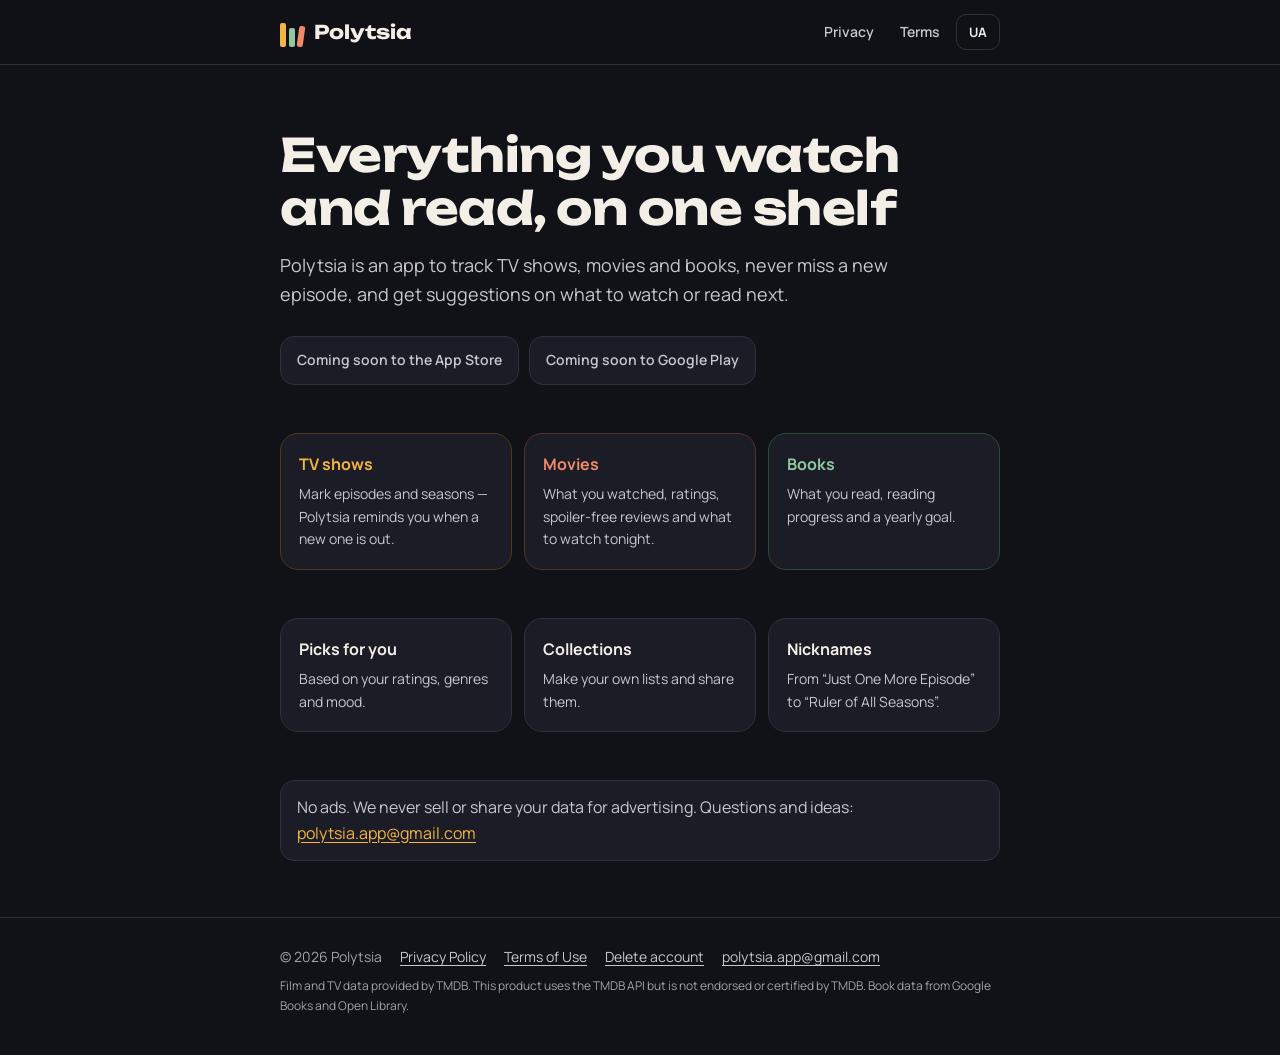
<file: index.html>
<!doctype html>
<html lang="uk" data-title-uk="Полиця — серіали, фільми й книги на одній полиці" data-title-en="Polytsia — TV shows, movies and books on one shelf">
<head>
<meta charset="utf-8">
<meta name="viewport" content="width=device-width, initial-scale=1">
<title>Полиця — серіали, фільми й книги на одній полиці</title>
<meta name="description" content="Відмічай серіали, фільми й книги, не пропускай нові серії й отримуй поради.">
<meta name="theme-color" content="#111218">
<link rel="icon" href="favicon.png">
<link rel="preconnect" href="https://fonts.googleapis.com">
<link rel="preconnect" href="https://fonts.gstatic.com" crossorigin>
<link href="https://fonts.googleapis.com/css2?family=Manrope:wght@400;600;700;800&family=Unbounded:wght@700&display=swap" rel="stylesheet">
<link rel="stylesheet" href="styles.css">
<script src="site.js"></script>
</head>
<body>
<header class="top"><div class="wrap">
  <a class="brand" href="index.html"><span class="logo" aria-hidden="true"><i></i><i></i><i></i></span><span class="uk">Полиця</span><span class="en">Polytsia</span></a>
  <nav class="links" aria-label="Menu">
    <a href="privacy.html"><span class="uk">Конфіденційність</span><span class="en">Privacy</span></a>
    <a href="terms.html" class="hide-sm"><span class="uk">Умови</span><span class="en">Terms</span></a>
    <button class="lang" id="lang" type="button">EN</button>
  </nav>
</div></header>
<main>
<section class="hero"><div class="wrap">
  <h1><span class="uk">Усе, що дивишся й читаєш — на одній полиці</span><span class="en">Everything you watch and read, on one shelf</span></h1>
  <p><span class="uk">Полиця — застосунок, щоб відмічати серіали, фільми й книги, не пропускати нові серії й отримувати поради, що подивитися чи почитати далі.</span><span class="en">Polytsia is an app to track TV shows, movies and books, never miss a new episode, and get suggestions on what to watch or read next.</span></p>
  <div class="badges">
    <span class="badge"><span class="uk">Скоро в App Store</span><span class="en">Coming soon to the App Store</span></span>
    <span class="badge"><span class="uk">Скоро в Google Play</span><span class="en">Coming soon to Google Play</span></span>
  </div>
</div></section>
<section><div class="wrap">
  <div class="cards">
    <div class="card s"><h3><span class="uk">Серіали</span><span class="en">TV shows</span></h3><p><span class="uk">Позначай серії й сезони, а Полиця нагадає, коли вийде нова.</span><span class="en">Mark episodes and seasons — Polytsia reminds you when a new one is out.</span></p></div>
    <div class="card m"><h3><span class="uk">Фільми</span><span class="en">Movies</span></h3><p><span class="uk">Переглянуте, оцінки, відгуки без спойлерів і що подивитися ввечері.</span><span class="en">What you watched, ratings, spoiler-free reviews and what to watch tonight.</span></p></div>
    <div class="card b"><h3><span class="uk">Книги</span><span class="en">Books</span></h3><p><span class="uk">Прочитане, прогрес читання і ціль на рік.</span><span class="en">What you read, reading progress and a yearly goal.</span></p></div>
  </div>
  <div class="cards">
    <div class="card"><h3><span class="uk">Поради для тебе</span><span class="en">Picks for you</span></h3><p><span class="uk">За твоїми оцінками, жанрами й настроєм.</span><span class="en">Based on your ratings, genres and mood.</span></p></div>
    <div class="card"><h3><span class="uk">Підбірки</span><span class="en">Collections</span></h3><p><span class="uk">Збирай свої списки й ділися ними.</span><span class="en">Make your own lists and share them.</span></p></div>
    <div class="card"><h3><span class="uk">Прізвиська</span><span class="en">Nicknames</span></h3><p><span class="uk">Від «Ще одну серію» до «Володаря усіх сезонів».</span><span class="en">From “Just One More Episode” to “Ruler of All Seasons”.</span></p></div>
  </div>
  <p class="note"><span class="uk">Без реклами. Ми не продаємо й не передаємо твої дані для реклами. Питання й пропозиції: </span><span class="en">No ads. We never sell or share your data for advertising. Questions and ideas: </span><a href="mailto:polytsia.app@gmail.com">polytsia.app@gmail.com</a></p>
  <div style="height:40px"></div>
</div></section>

</main>
<footer><div class="wrap">
  <span>© 2026 <span class="uk">Полиця</span><span class="en">Polytsia</span></span>
  <a href="privacy.html"><span class="uk">Політика конфіденційності</span><span class="en">Privacy Policy</span></a>
  <a href="terms.html"><span class="uk">Умови використання</span><span class="en">Terms of Use</span></a>
  <a href="privacy.html#delete"><span class="uk">Видалити акаунт</span><span class="en">Delete account</span></a>
  <a href="mailto:polytsia.app@gmail.com">polytsia.app@gmail.com</a>
  <span class="tmdb"><span class="uk">Дані про фільми й серіали надає TMDB. Цей продукт використовує TMDB API, але не схвалений і не сертифікований TMDB. Дані про книги — Google Books і Open Library.</span><span class="en">Film and TV data provided by TMDB. This product uses the TMDB API but is not endorsed or certified by TMDB. Book data from Google Books and Open Library.</span></span>
</div></footer>
</body>
</html>
</file>
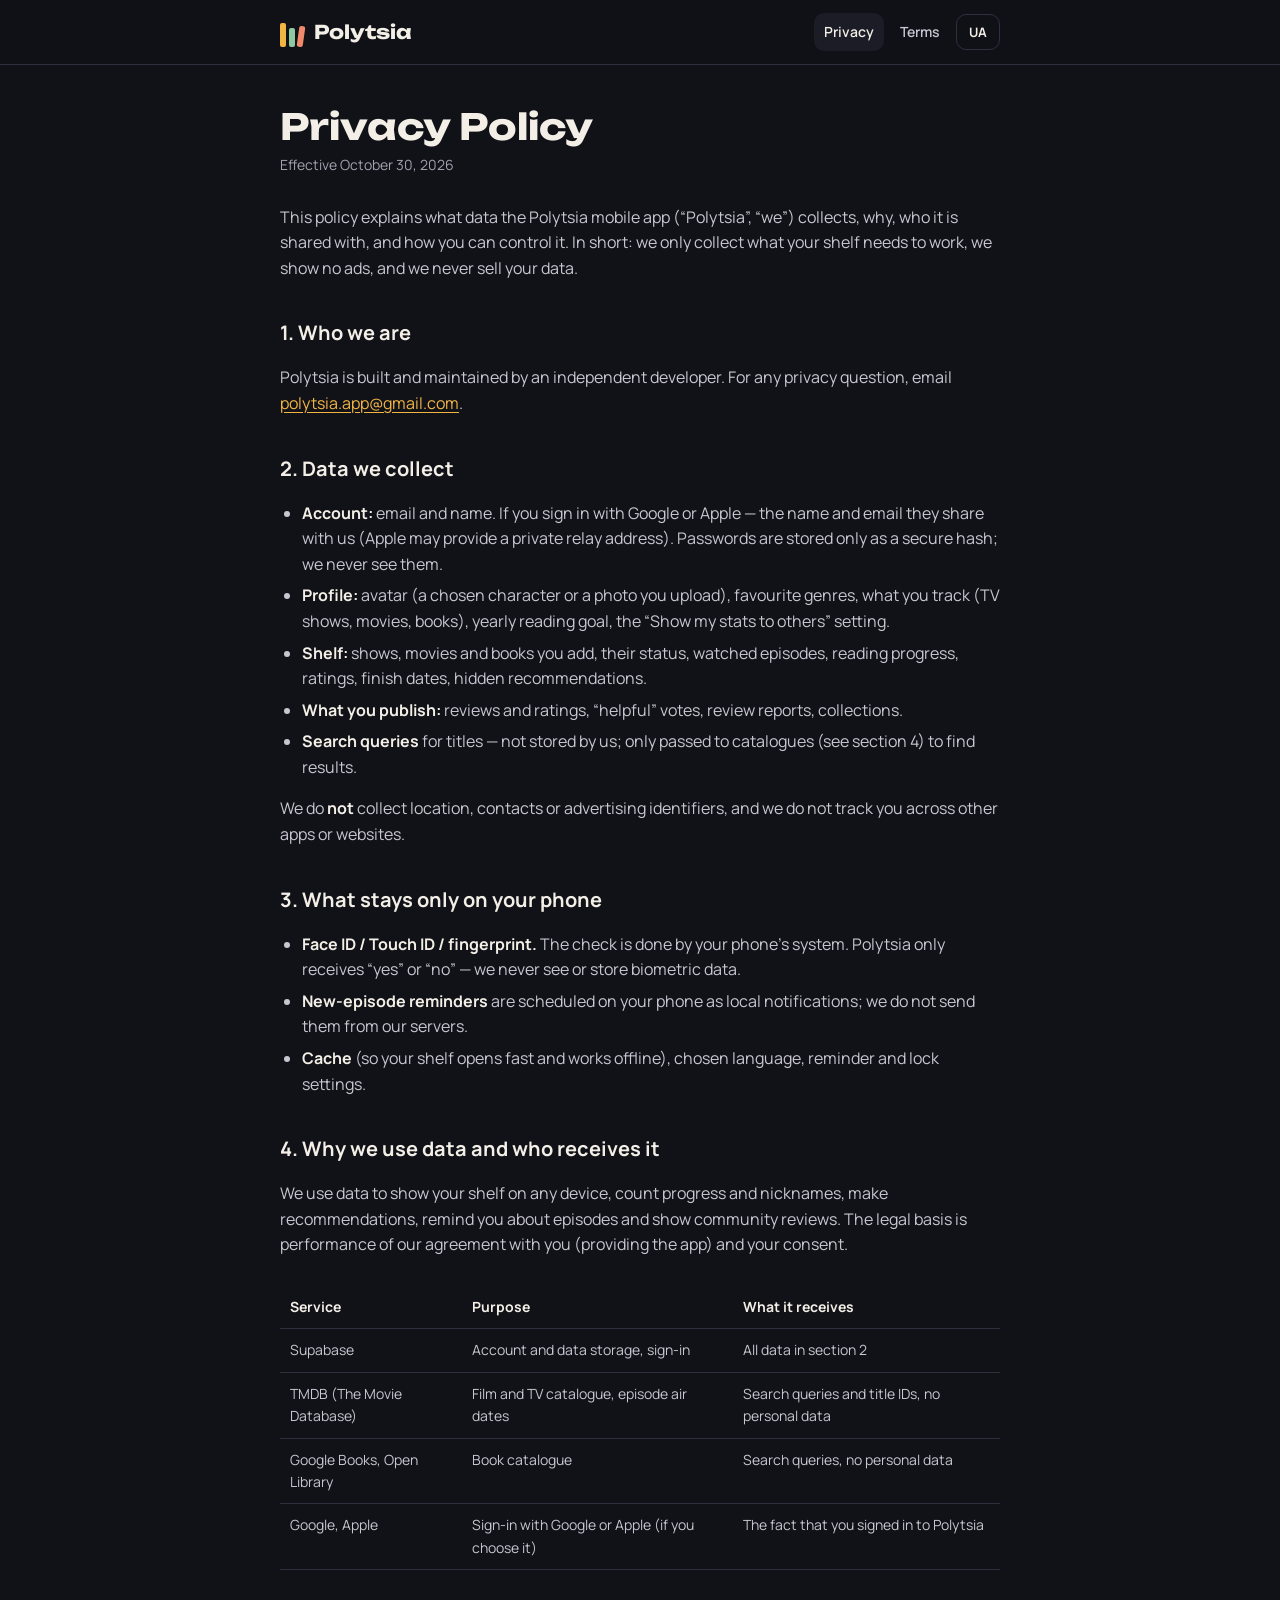
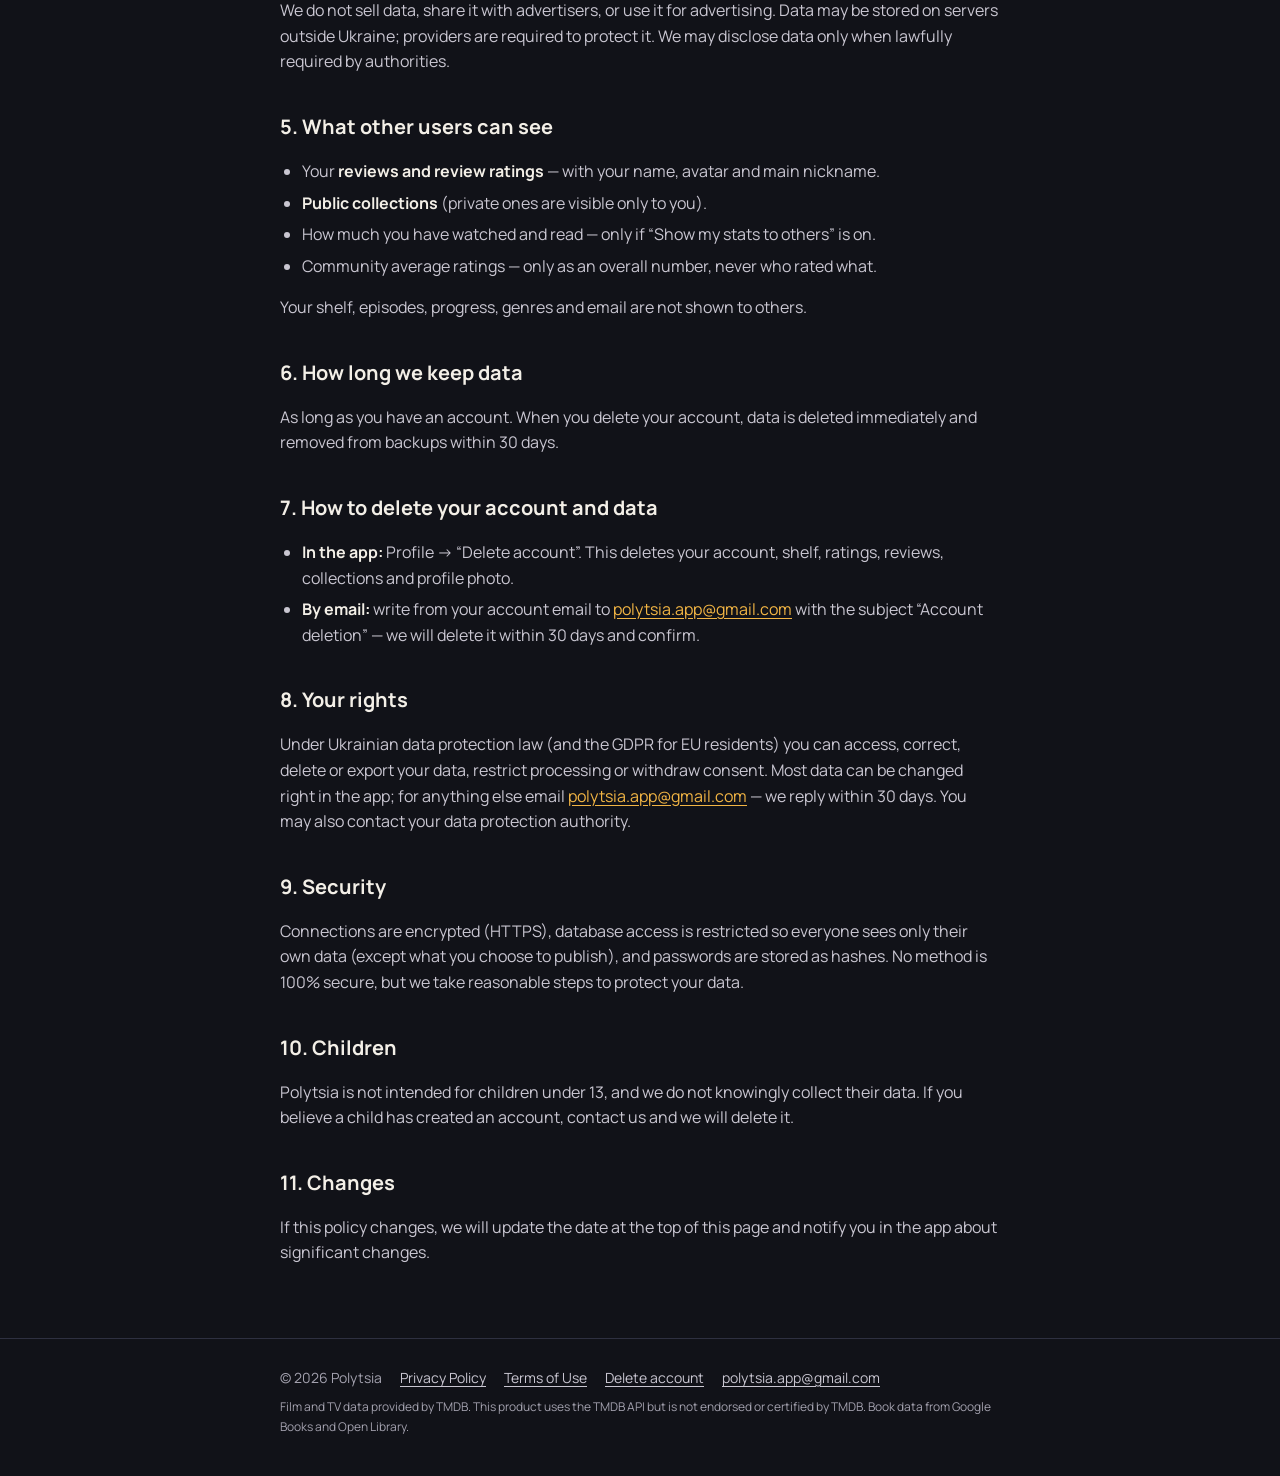
<file: privacy.html>
<!doctype html>
<html lang="uk" data-title-uk="Політика конфіденційності — Полиця" data-title-en="Privacy Policy — Polytsia">
<head>
<meta charset="utf-8">
<meta name="viewport" content="width=device-width, initial-scale=1">
<title>Політика конфіденційності — Полиця</title>
<meta name="description" content="Які дані збирає застосунок «Полиця» і як ними керувати.">
<meta name="theme-color" content="#111218">
<link rel="icon" href="favicon.png">
<link rel="preconnect" href="https://fonts.googleapis.com">
<link rel="preconnect" href="https://fonts.gstatic.com" crossorigin>
<link href="https://fonts.googleapis.com/css2?family=Manrope:wght@400;600;700;800&family=Unbounded:wght@700&display=swap" rel="stylesheet">
<link rel="stylesheet" href="styles.css">
<script src="site.js"></script>
</head>
<body>
<header class="top"><div class="wrap">
  <a class="brand" href="index.html"><span class="logo" aria-hidden="true"><i></i><i></i><i></i></span><span class="uk">Полиця</span><span class="en">Polytsia</span></a>
  <nav class="links" aria-label="Menu">
    <a href="privacy.html" aria-current="page"><span class="uk">Конфіденційність</span><span class="en">Privacy</span></a>
    <a href="terms.html" class="hide-sm"><span class="uk">Умови</span><span class="en">Terms</span></a>
    <button class="lang" id="lang" type="button">EN</button>
  </nav>
</div></header>
<main>
<article class="doc"><div class="wrap">
<div class="uk">
  <h1>Політика конфіденційності</h1>
  <p class="date">Чинна з 30 жовтня 2026 року</p>
  <p>Ця політика пояснює, які дані збирає мобільний застосунок «Полиця» (далі — «Полиця», «ми»), навіщо, кому вони передаються і як ти можеш ними керувати. Коротко: ми збираємо лише те, що потрібно для роботи твоєї полиці, не показуємо реклами й не продаємо дані.</p>

  <h2 id="who">1. Хто ми</h2>
  <p>«Полицю» створює й підтримує незалежний розробник. З будь-яких питань щодо даних пиши на <a href="mailto:polytsia.app@gmail.com">polytsia.app@gmail.com</a>.</p>

  <h2 id="data">2. Які дані ми збираємо</h2>
  <ul>
    <li><strong>Акаунт:</strong> електронна пошта та ім'я. Якщо входиш через Google чи Apple — ім'я та пошта, які вони нам передають (Apple може дати приховану адресу). Пароль зберігається лише у вигляді захищеного хешу — ми його не бачимо.</li>
    <li><strong>Профіль:</strong> аватар (обраний персонаж або фото, яке ти завантажуєш), улюблені жанри, що саме відстежуєш (серіали, фільми, книги), ціль читання на рік, налаштування «Показувати статистику іншим».</li>
    <li><strong>Полиця:</strong> додані серіали, фільми й книги, їхній статус, переглянуті серії, прогрес читання, оцінки, дати перегляду чи прочитання, приховані рекомендації.</li>
    <li><strong>Те, що ти публікуєш:</strong> відгуки й оцінки, позначки «корисно», скарги на відгуки, підбірки.</li>
    <li><strong>Пошукові запити</strong> назв фільмів, серіалів і книг — їх ми не зберігаємо, а лише передаємо каталогам (див. розділ 4), щоб знайти результати.</li>
  </ul>
  <p>Ми <strong>не</strong> збираємо геолокацію, контакти, рекламні ідентифікатори й не відстежуємо тебе в інших застосунках чи на сайтах.</p>

  <h2 id="device">3. Що лишається лише на твоєму телефоні</h2>
  <ul>
    <li><strong>Face ID / Touch ID / відбиток.</strong> Перевірку робить сама система телефону. «Полиця» отримує тільки відповідь «так» чи «ні» — жодних біометричних даних ми не бачимо й не зберігаємо.</li>
    <li><strong>Нагадування про нові серії</strong> плануються на телефоні як локальні сповіщення — ми не надсилаємо їх зі своїх серверів.</li>
    <li><strong>Кеш</strong> (щоб полиця відкривалася швидко й працювала без інтернету), вибрана мова, налаштування нагадувань і блокування.</li>
  </ul>

  <h2 id="why">4. Навіщо ці дані й кому вони передаються</h2>
  <p>Дані потрібні, щоб показувати твою полицю на будь-якому пристрої, рахувати прогрес і прізвиська, робити рекомендації, нагадувати про серії й показувати відгуки спільноти. Правова підстава — виконання угоди з тобою (надання застосунку) та твоя згода.</p>
  <p>Ми користуємося такими сервісами:</p>
  <div class="tablewrap"><table>
    <tr><th>Сервіс</th><th>Навіщо</th><th>Що отримує</th></tr>
    <tr><td>Supabase</td><td>Зберігання акаунта й даних, вхід</td><td>Усі дані з розділу 2</td></tr>
    <tr><td>TMDB (The Movie Database)</td><td>Каталог фільмів і серіалів, дати виходу серій</td><td>Пошукові запити й ідентифікатори тайтлів, без твоїх особистих даних</td></tr>
    <tr><td>Google Books, Open Library</td><td>Каталог книг</td><td>Пошукові запити, без твоїх особистих даних</td></tr>
    <tr><td>Google, Apple</td><td>Вхід через акаунт Google чи Apple (якщо обираєш)</td><td>Факт входу в «Полицю»</td></tr>
  </table></div>
  <p>Ми не продаємо дані, не передаємо їх рекламодавцям і не використовуємо для реклами. Дані можуть зберігатися на серверах за межами України; постачальники зобов'язані їх захищати. Ми можемо розкрити дані лише на законну вимогу державних органів.</p>

  <h2 id="public">5. Що бачать інші користувачі</h2>
  <ul>
    <li>Твої <strong>відгуки й оцінки</strong> до відгуків — разом з ім'ям, аватаром і головним прізвиськом.</li>
    <li><strong>Публічні підбірки</strong> (приватні бачиш лише ти).</li>
    <li>Кількість переглянутого й прочитаного — лише якщо увімкнено «Показувати статистику іншим».</li>
    <li>Середні оцінки спільноти — лише як загальна цифра, без того, хто що поставив.</li>
  </ul>
  <p>Твоя полиця, серії, прогрес, жанри й пошта іншим не показуються.</p>

  <h2 id="keep">6. Скільки ми зберігаємо дані</h2>
  <p>Поки в тебе є акаунт. Після видалення акаунта дані видаляються одразу, а з резервних копій — протягом 30 днів.</p>

  <h2 id="delete">7. Як видалити акаунт і дані</h2>
  <ul>
    <li><strong>У застосунку:</strong> Профіль → «Видалити акаунт». Видаляються акаунт, полиця, оцінки, відгуки, підбірки й фото профілю.</li>
    <li><strong>Листом:</strong> напиши з пошти акаунта на <a href="mailto:polytsia.app@gmail.com?subject=Видалення%20акаунта">polytsia.app@gmail.com</a> з темою «Видалення акаунта» — видалимо протягом 30 днів і повідомимо.</li>
  </ul>

  <h2 id="rights">8. Твої права</h2>
  <p>Відповідно до Закону України «Про захист персональних даних» (а для мешканців ЄС — GDPR) ти можеш дізнатися, які дані ми маємо, виправити їх, видалити, отримати копію, обмежити обробку чи відкликати згоду. Більшість даних можна змінити прямо в застосунку; з іншим — пиши на <a href="mailto:polytsia.app@gmail.com">polytsia.app@gmail.com</a>, відповімо протягом 30 днів. Також ти можеш звернутися до Уповноваженого Верховної Ради України з прав людини.</p>

  <h2 id="security">9. Безпека</h2>
  <p>З'єднання шифруються (HTTPS), доступ до даних у базі обмежено так, що кожен бачить лише своє (окрім того, що ти сам публікуєш), пароль зберігається як хеш. Жоден спосіб не дає 100% гарантії, але ми робимо все розумне, щоб захистити дані.</p>

  <h2 id="kids">10. Діти</h2>
  <p>«Полиця» не призначена для дітей молодших 13 років, і ми свідомо не збираємо їхніх даних. Якщо вважаєш, що дитина створила акаунт, напиши нам — ми його видалимо.</p>

  <h2 id="changes">11. Зміни</h2>
  <p>Якщо політика зміниться, ми оновимо дату вгорі цієї сторінки, а про суттєві зміни повідомимо в застосунку.</p>
</div>

<div class="en">
  <h1>Privacy Policy</h1>
  <p class="date">Effective October 30, 2026</p>
  <p>This policy explains what data the Polytsia mobile app (“Polytsia”, “we”) collects, why, who it is shared with, and how you can control it. In short: we only collect what your shelf needs to work, we show no ads, and we never sell your data.</p>

  <h2 id="who-en">1. Who we are</h2>
  <p>Polytsia is built and maintained by an independent developer. For any privacy question, email <a href="mailto:polytsia.app@gmail.com">polytsia.app@gmail.com</a>.</p>

  <h2 id="data-en">2. Data we collect</h2>
  <ul>
    <li><strong>Account:</strong> email and name. If you sign in with Google or Apple — the name and email they share with us (Apple may provide a private relay address). Passwords are stored only as a secure hash; we never see them.</li>
    <li><strong>Profile:</strong> avatar (a chosen character or a photo you upload), favourite genres, what you track (TV shows, movies, books), yearly reading goal, the “Show my stats to others” setting.</li>
    <li><strong>Shelf:</strong> shows, movies and books you add, their status, watched episodes, reading progress, ratings, finish dates, hidden recommendations.</li>
    <li><strong>What you publish:</strong> reviews and ratings, “helpful” votes, review reports, collections.</li>
    <li><strong>Search queries</strong> for titles — not stored by us; only passed to catalogues (see section 4) to find results.</li>
  </ul>
  <p>We do <strong>not</strong> collect location, contacts or advertising identifiers, and we do not track you across other apps or websites.</p>

  <h2 id="device-en">3. What stays only on your phone</h2>
  <ul>
    <li><strong>Face ID / Touch ID / fingerprint.</strong> The check is done by your phone’s system. Polytsia only receives “yes” or “no” — we never see or store biometric data.</li>
    <li><strong>New-episode reminders</strong> are scheduled on your phone as local notifications; we do not send them from our servers.</li>
    <li><strong>Cache</strong> (so your shelf opens fast and works offline), chosen language, reminder and lock settings.</li>
  </ul>

  <h2 id="why-en">4. Why we use data and who receives it</h2>
  <p>We use data to show your shelf on any device, count progress and nicknames, make recommendations, remind you about episodes and show community reviews. The legal basis is performance of our agreement with you (providing the app) and your consent.</p>
  <div class="tablewrap"><table>
    <tr><th>Service</th><th>Purpose</th><th>What it receives</th></tr>
    <tr><td>Supabase</td><td>Account and data storage, sign-in</td><td>All data in section 2</td></tr>
    <tr><td>TMDB (The Movie Database)</td><td>Film and TV catalogue, episode air dates</td><td>Search queries and title IDs, no personal data</td></tr>
    <tr><td>Google Books, Open Library</td><td>Book catalogue</td><td>Search queries, no personal data</td></tr>
    <tr><td>Google, Apple</td><td>Sign-in with Google or Apple (if you choose it)</td><td>The fact that you signed in to Polytsia</td></tr>
  </table></div>
  <p>We do not sell data, share it with advertisers, or use it for advertising. Data may be stored on servers outside Ukraine; providers are required to protect it. We may disclose data only when lawfully required by authorities.</p>

  <h2 id="public-en">5. What other users can see</h2>
  <ul>
    <li>Your <strong>reviews and review ratings</strong> — with your name, avatar and main nickname.</li>
    <li><strong>Public collections</strong> (private ones are visible only to you).</li>
    <li>How much you have watched and read — only if “Show my stats to others” is on.</li>
    <li>Community average ratings — only as an overall number, never who rated what.</li>
  </ul>
  <p>Your shelf, episodes, progress, genres and email are not shown to others.</p>

  <h2 id="keep-en">6. How long we keep data</h2>
  <p>As long as you have an account. When you delete your account, data is deleted immediately and removed from backups within 30 days.</p>

  <h2 id="delete-en">7. How to delete your account and data</h2>
  <ul>
    <li><strong>In the app:</strong> Profile → “Delete account”. This deletes your account, shelf, ratings, reviews, collections and profile photo.</li>
    <li><strong>By email:</strong> write from your account email to <a href="mailto:polytsia.app@gmail.com?subject=Account%20deletion">polytsia.app@gmail.com</a> with the subject “Account deletion” — we will delete it within 30 days and confirm.</li>
  </ul>

  <h2 id="rights-en">8. Your rights</h2>
  <p>Under Ukrainian data protection law (and the GDPR for EU residents) you can access, correct, delete or export your data, restrict processing or withdraw consent. Most data can be changed right in the app; for anything else email <a href="mailto:polytsia.app@gmail.com">polytsia.app@gmail.com</a> — we reply within 30 days. You may also contact your data protection authority.</p>

  <h2 id="security-en">9. Security</h2>
  <p>Connections are encrypted (HTTPS), database access is restricted so everyone sees only their own data (except what you choose to publish), and passwords are stored as hashes. No method is 100% secure, but we take reasonable steps to protect your data.</p>

  <h2 id="kids-en">10. Children</h2>
  <p>Polytsia is not intended for children under 13, and we do not knowingly collect their data. If you believe a child has created an account, contact us and we will delete it.</p>

  <h2 id="changes-en">11. Changes</h2>
  <p>If this policy changes, we will update the date at the top of this page and notify you in the app about significant changes.</p>
</div>
</div></article>

</main>
<footer><div class="wrap">
  <span>© 2026 <span class="uk">Полиця</span><span class="en">Polytsia</span></span>
  <a href="privacy.html"><span class="uk">Політика конфіденційності</span><span class="en">Privacy Policy</span></a>
  <a href="terms.html"><span class="uk">Умови використання</span><span class="en">Terms of Use</span></a>
  <a href="privacy.html#delete"><span class="uk">Видалити акаунт</span><span class="en">Delete account</span></a>
  <a href="mailto:polytsia.app@gmail.com">polytsia.app@gmail.com</a>
  <span class="tmdb"><span class="uk">Дані про фільми й серіали надає TMDB. Цей продукт використовує TMDB API, але не схвалений і не сертифікований TMDB. Дані про книги — Google Books і Open Library.</span><span class="en">Film and TV data provided by TMDB. This product uses the TMDB API but is not endorsed or certified by TMDB. Book data from Google Books and Open Library.</span></span>
</div></footer>
</body>
</html>
</file>
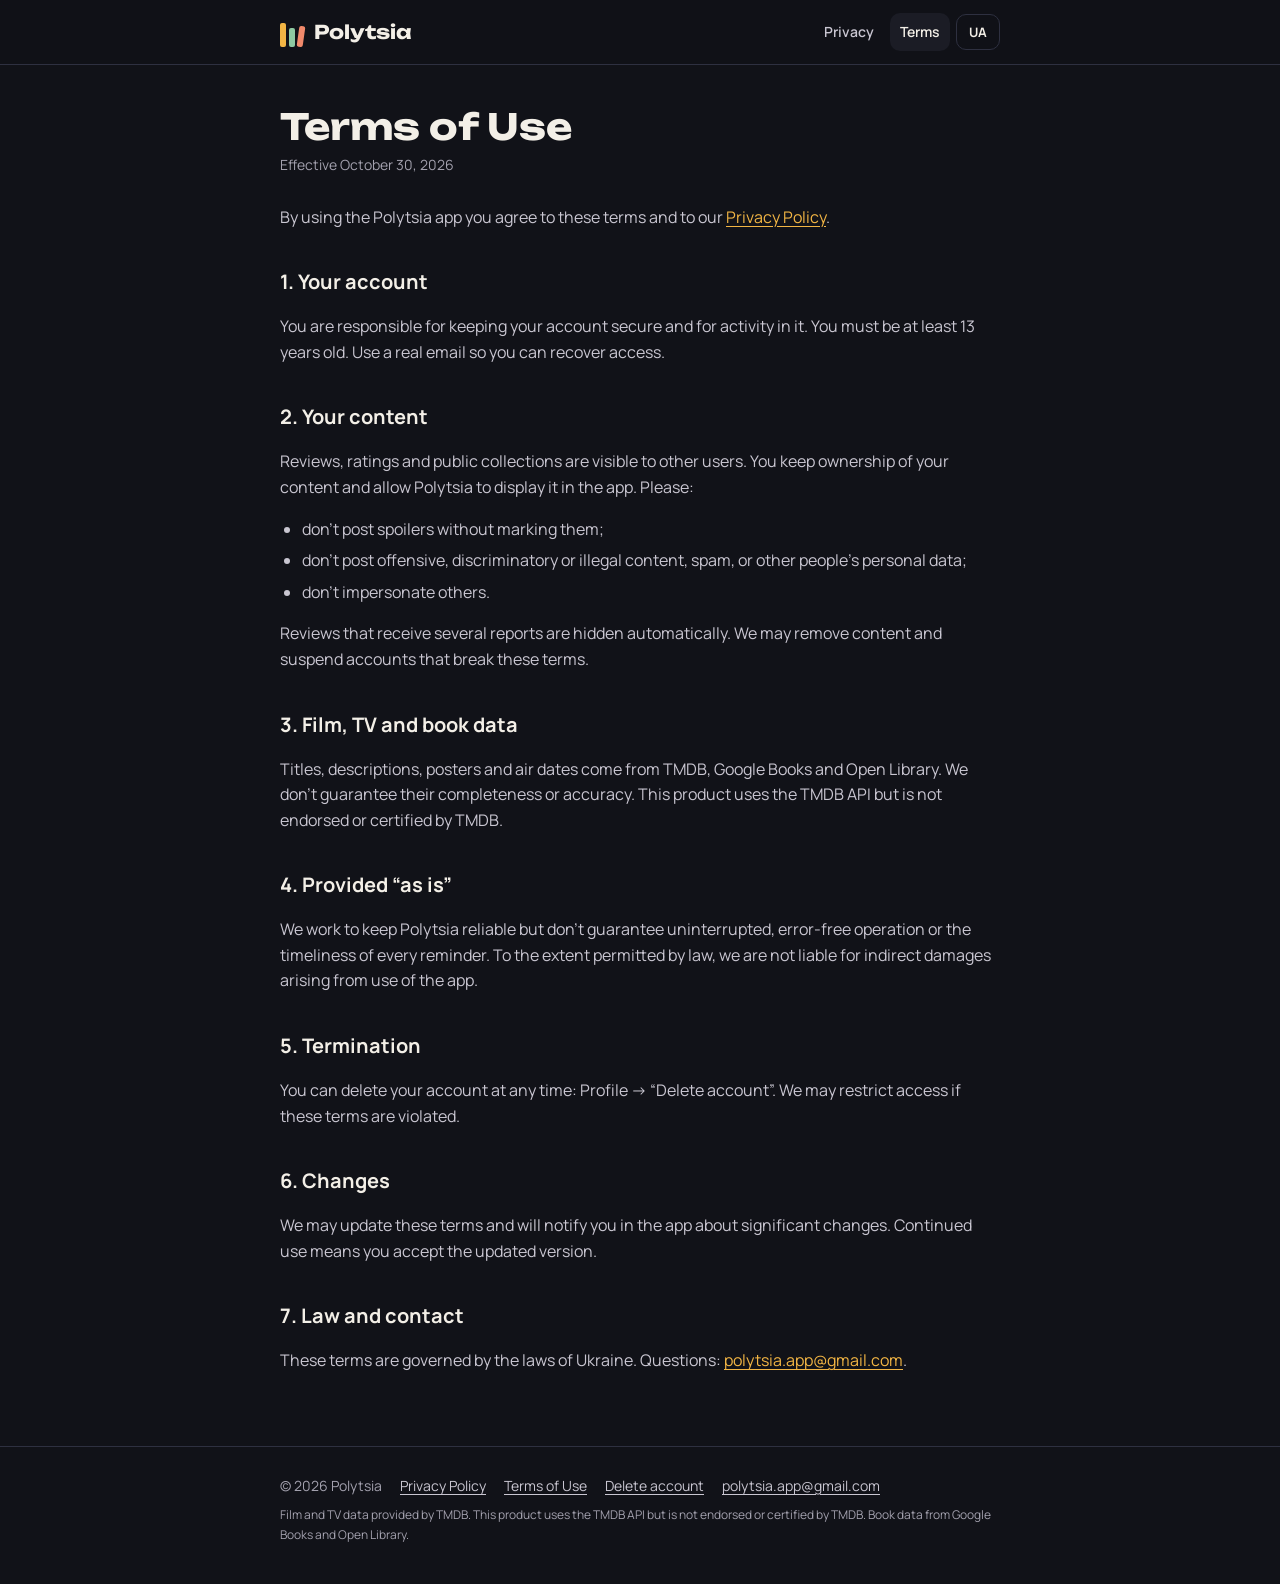
<file: terms.html>
<!doctype html>
<html lang="uk" data-title-uk="Умови використання — Полиця" data-title-en="Terms of Use — Polytsia">
<head>
<meta charset="utf-8">
<meta name="viewport" content="width=device-width, initial-scale=1">
<title>Умови використання — Полиця</title>
<meta name="description" content="Умови користування застосунком «Полиця».">
<meta name="theme-color" content="#111218">
<link rel="icon" href="favicon.png">
<link rel="preconnect" href="https://fonts.googleapis.com">
<link rel="preconnect" href="https://fonts.gstatic.com" crossorigin>
<link href="https://fonts.googleapis.com/css2?family=Manrope:wght@400;600;700;800&family=Unbounded:wght@700&display=swap" rel="stylesheet">
<link rel="stylesheet" href="styles.css">
<script src="site.js"></script>
</head>
<body>
<header class="top"><div class="wrap">
  <a class="brand" href="index.html"><span class="logo" aria-hidden="true"><i></i><i></i><i></i></span><span class="uk">Полиця</span><span class="en">Polytsia</span></a>
  <nav class="links" aria-label="Menu">
    <a href="privacy.html"><span class="uk">Конфіденційність</span><span class="en">Privacy</span></a>
    <a href="terms.html" aria-current="page" class="hide-sm"><span class="uk">Умови</span><span class="en">Terms</span></a>
    <button class="lang" id="lang" type="button">EN</button>
  </nav>
</div></header>
<main>
<article class="doc"><div class="wrap">
<div class="uk">
  <h1>Умови використання</h1>
  <p class="date">Чинні з 30 жовтня 2026 року</p>
  <p>Користуючись застосунком «Полиця», ти погоджуєшся з цими умовами та з <a href="privacy.html">Політикою конфіденційності</a>.</p>

  <h2>1. Акаунт</h2>
  <p>Ти відповідаєш за безпеку свого акаунта й за дії в ньому. Тобі має бути щонайменше 13 років. Вказуй правдиву пошту, щоб мати змогу відновити доступ.</p>

  <h2>2. Твій контент</h2>
  <p>Відгуки, оцінки й публічні підбірки бачать інші користувачі. Ти залишаєшся автором свого контенту й дозволяєш «Полиці» показувати його в застосунку. Будь ласка:</p>
  <ul>
    <li>не розкривай спойлерів без позначки;</li>
    <li>не публікуй образливого, дискримінаційного, незаконного контенту, спаму чи чужих особистих даних;</li>
    <li>не видавай себе за іншу людину.</li>
  </ul>
  <p>Відгуки, на які надійшло кілька скарг, автоматично приховуються. Ми можемо видаляти контент і блокувати акаунти, що порушують ці умови.</p>

  <h2>3. Дані про фільми, серіали й книги</h2>
  <p>Назви, описи, постери й дати виходу надходять від TMDB, Google Books і Open Library. Ми не гарантуємо їхньої повноти й точності. Цей продукт використовує TMDB API, але не схвалений і не сертифікований TMDB.</p>

  <h2>4. Застосунок «як є»</h2>
  <p>Ми стараємося, щоб «Полиця» працювала стабільно, але не гарантуємо безперервної роботи, відсутності помилок чи вчасності кожного нагадування. У межах, дозволених законом, ми не відповідаємо за непрямі збитки від користування застосунком.</p>

  <h2>5. Припинення</h2>
  <p>Ти можеш будь-коли видалити акаунт: Профіль → «Видалити акаунт». Ми можемо обмежити доступ у разі порушення цих умов.</p>

  <h2>6. Зміни</h2>
  <p>Ми можемо оновлювати умови; про суттєві зміни повідомимо в застосунку. Користування після змін означає згоду з новою редакцією.</p>

  <h2>7. Право й контакти</h2>
  <p>До цих умов застосовується законодавство України. Питання — на <a href="mailto:polytsia.app@gmail.com">polytsia.app@gmail.com</a>.</p>
</div>

<div class="en">
  <h1>Terms of Use</h1>
  <p class="date">Effective October 30, 2026</p>
  <p>By using the Polytsia app you agree to these terms and to our <a href="privacy.html">Privacy Policy</a>.</p>

  <h2>1. Your account</h2>
  <p>You are responsible for keeping your account secure and for activity in it. You must be at least 13 years old. Use a real email so you can recover access.</p>

  <h2>2. Your content</h2>
  <p>Reviews, ratings and public collections are visible to other users. You keep ownership of your content and allow Polytsia to display it in the app. Please:</p>
  <ul>
    <li>don’t post spoilers without marking them;</li>
    <li>don’t post offensive, discriminatory or illegal content, spam, or other people’s personal data;</li>
    <li>don’t impersonate others.</li>
  </ul>
  <p>Reviews that receive several reports are hidden automatically. We may remove content and suspend accounts that break these terms.</p>

  <h2>3. Film, TV and book data</h2>
  <p>Titles, descriptions, posters and air dates come from TMDB, Google Books and Open Library. We don’t guarantee their completeness or accuracy. This product uses the TMDB API but is not endorsed or certified by TMDB.</p>

  <h2>4. Provided “as is”</h2>
  <p>We work to keep Polytsia reliable but don’t guarantee uninterrupted, error-free operation or the timeliness of every reminder. To the extent permitted by law, we are not liable for indirect damages arising from use of the app.</p>

  <h2>5. Termination</h2>
  <p>You can delete your account at any time: Profile → “Delete account”. We may restrict access if these terms are violated.</p>

  <h2>6. Changes</h2>
  <p>We may update these terms and will notify you in the app about significant changes. Continued use means you accept the updated version.</p>

  <h2>7. Law and contact</h2>
  <p>These terms are governed by the laws of Ukraine. Questions: <a href="mailto:polytsia.app@gmail.com">polytsia.app@gmail.com</a>.</p>
</div>
</div></article>

</main>
<footer><div class="wrap">
  <span>© 2026 <span class="uk">Полиця</span><span class="en">Polytsia</span></span>
  <a href="privacy.html"><span class="uk">Політика конфіденційності</span><span class="en">Privacy Policy</span></a>
  <a href="terms.html"><span class="uk">Умови використання</span><span class="en">Terms of Use</span></a>
  <a href="privacy.html#delete"><span class="uk">Видалити акаунт</span><span class="en">Delete account</span></a>
  <a href="mailto:polytsia.app@gmail.com">polytsia.app@gmail.com</a>
  <span class="tmdb"><span class="uk">Дані про фільми й серіали надає TMDB. Цей продукт використовує TMDB API, але не схвалений і не сертифікований TMDB. Дані про книги — Google Books і Open Library.</span><span class="en">Film and TV data provided by TMDB. This product uses the TMDB API but is not endorsed or certified by TMDB. Book data from Google Books and Open Library.</span></span>
</div></footer>
</body>
</html>
</file>
<file: styles.css>
:root {
  --bg: #111218; --surface: #1B1C25; --surface2: #242632; --border: #2E3040;
  --text: #F3EFE7; --soft: #C9C6D1; --muted: #A3A1AE;
  --series: #F2B544; --book: #8EC9A2; --movie: #F0896B;
}
* { box-sizing: border-box; }
html { -webkit-text-size-adjust: 100%; }
body {
  margin: 0; background: var(--bg); color: var(--text);
  font: 16px/1.6 'Manrope', system-ui, -apple-system, 'Segoe UI', sans-serif;
}
a { color: var(--series); text-underline-offset: 3px; }
a:hover { text-decoration-thickness: 2px; }
.wrap { max-width: 760px; margin: 0 auto; padding: 0 20px; }

/* мова: показуємо лише вибрану */
.en { display: none; }
html.lang-en .en { display: revert; }
html.lang-en .uk { display: none; }

header.top { position: sticky; top: 0; z-index: 5; background: rgba(17,18,24,.92); backdrop-filter: blur(8px); border-bottom: 1px solid var(--border); }
header.top .wrap { display: flex; align-items: center; gap: 12px; height: 64px; }
.brand { display: flex; align-items: flex-end; gap: 10px; color: var(--text); text-decoration: none; font-family: 'Unbounded', sans-serif; font-weight: 700; font-size: 19px; }
.logo { display: flex; align-items: flex-end; gap: 3px; height: 24px; }
.logo i { display: block; width: 6px; border-radius: 2px; }
.logo i:nth-child(1) { height: 24px; background: var(--series); }
.logo i:nth-child(2) { height: 19px; background: var(--book); }
.logo i:nth-child(3) { height: 21px; background: var(--movie); transform: rotate(8deg); }
nav.links { margin-left: auto; display: flex; gap: 6px; align-items: center; }
nav.links a { color: var(--soft); text-decoration: none; font-weight: 600; font-size: 14px; padding: 8px 10px; border-radius: 10px; }
nav.links a:hover, nav.links a[aria-current="page"] { color: var(--text); background: var(--surface); }
.lang { border: 1px solid var(--border); background: transparent; color: var(--text); font: 700 13px 'Manrope', sans-serif; height: 36px; min-width: 44px; padding: 0 10px; border-radius: 10px; cursor: pointer; }
.lang:hover { background: var(--surface); }
@media (max-width: 560px) { nav.links .hide-sm { display: none; } }

.hero { padding: 64px 0 40px; }
.hero h1 { font-family: 'Unbounded', sans-serif; font-weight: 700; font-size: clamp(30px, 7vw, 46px); line-height: 1.15; letter-spacing: -.5px; margin: 0 0 16px; }
.hero p { color: var(--soft); font-size: 18px; margin: 0 0 28px; max-width: 34em; }
.badges { display: flex; flex-wrap: wrap; gap: 10px; }
.badge { display: inline-flex; align-items: center; gap: 8px; padding: 12px 16px; border-radius: 14px; background: var(--surface); border: 1px solid var(--border); color: var(--soft); font-weight: 600; font-size: 14px; }

.cards { display: grid; grid-template-columns: repeat(auto-fit, minmax(210px, 1fr)); gap: 12px; margin: 8px 0 48px; }
.card { padding: 18px; border-radius: 18px; background: var(--surface); border: 1px solid var(--border); }
.card h3 { margin: 0 0 6px; font-size: 16px; }
.card p { margin: 0; color: var(--soft); font-size: 14px; }
.card.s { border-color: #4A3D1E; } .card.s h3 { color: var(--series); }
.card.b { border-color: #2F4A3A; } .card.b h3 { color: var(--book); }
.card.m { border-color: #533228; } .card.m h3 { color: var(--movie); }

.doc { padding: 40px 0 56px; }
.doc h1 { font-family: 'Unbounded', sans-serif; font-weight: 700; font-size: clamp(26px, 6vw, 36px); line-height: 1.2; margin: 0 0 6px; }
.doc .date { color: var(--muted); margin: 0 0 28px; font-size: 14px; }
.doc h2 { font-size: 20px; margin: 36px 0 10px; scroll-margin-top: 80px; }
.doc p, .doc li { color: var(--soft); }
.doc ul { padding-left: 22px; }
.doc li { margin: 6px 0; }
.doc strong { color: var(--text); }
.note { padding: 14px 16px; border-radius: 14px; background: var(--surface); border: 1px solid var(--border); color: var(--soft); }
table { width: 100%; border-collapse: collapse; margin: 12px 0; font-size: 14px; }
th, td { text-align: left; padding: 10px; border-bottom: 1px solid var(--border); vertical-align: top; color: var(--soft); }
th { color: var(--text); font-weight: 700; }
.tablewrap { overflow-x: auto; }

footer { border-top: 1px solid var(--border); padding: 28px 0 40px; color: var(--muted); font-size: 14px; }
footer .wrap { display: flex; flex-wrap: wrap; gap: 8px 18px; align-items: center; }
footer a { color: var(--soft); }
footer .tmdb { flex-basis: 100%; font-size: 12px; color: var(--muted); }
</file>
